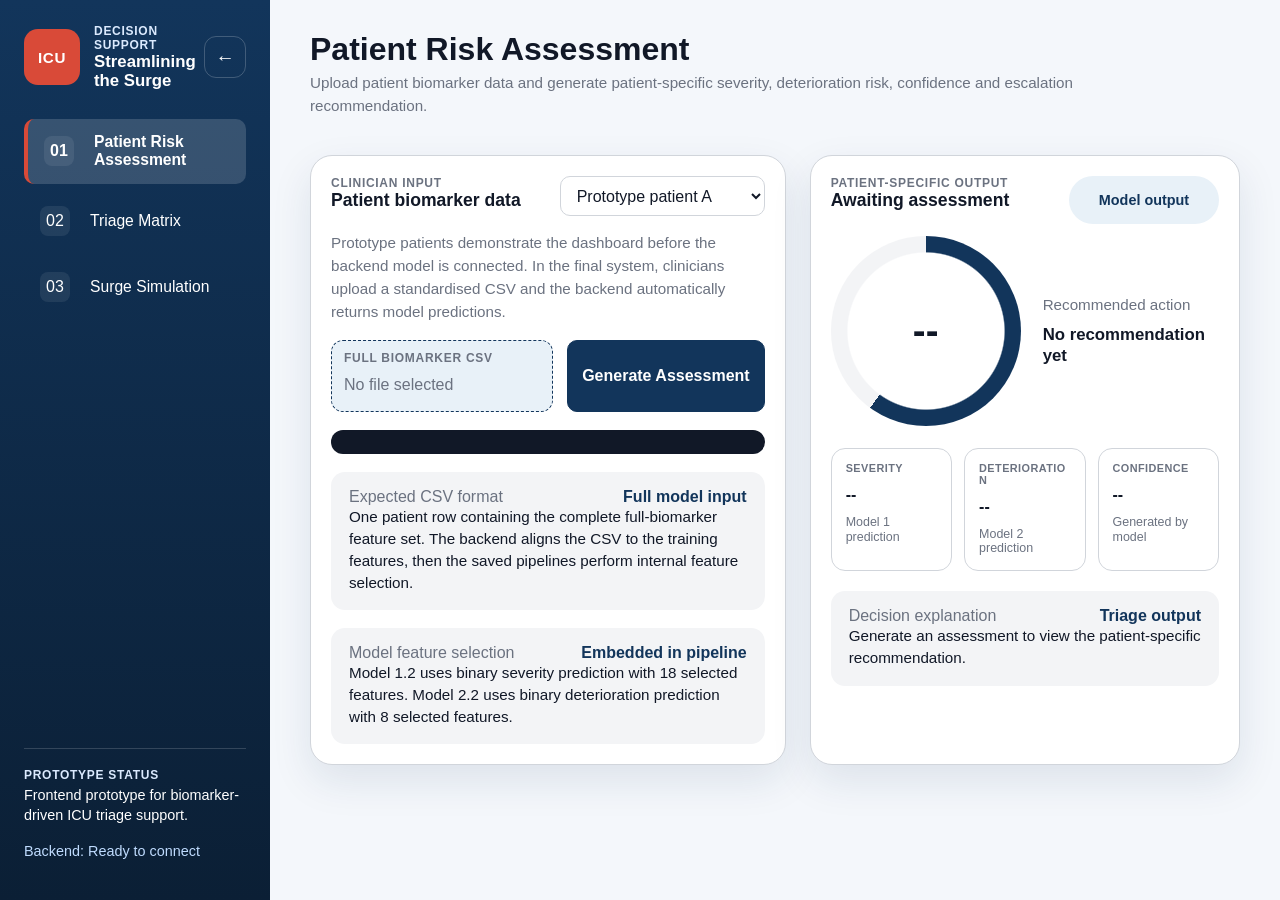
<file: ENGG2112_Triage_App/frontend/index.html>
<!doctype html>
<html lang="en">
<head>
  <meta charset="utf-8">
  <meta name="viewport" content="width=device-width, initial-scale=1">
  <title>Streamlining the Surge</title>
  <link rel="stylesheet" href="styles.css">
</head>

<body>
<div class="app-shell">

  <aside class="sidebar">
    <div class="brand-block">
      <div class="brand-mark">ICU</div>

      <div class="brand-text">
        <p class="eyebrow">Decision support</p>
        <h1>Streamlining the Surge</h1>
      </div>

      <button id="sidebar-toggle" class="sidebar-toggle" type="button">
        <span>←</span>
      </button>
    </div>

    <nav class="nav-list">
      <button class="nav-item active" data-tab="patient-risk" type="button">
        <span class="nav-icon">01</span>
        <span class="nav-label">Patient Risk Assessment</span>
      </button>

      <button class="nav-item" data-tab="triage-matrix" type="button">
        <span class="nav-icon">02</span>
        <span class="nav-label">Triage Matrix</span>
      </button>

      <button class="nav-item" data-tab="surge-simulation" type="button">
        <span class="nav-icon">03</span>
        <span class="nav-label">Surge Simulation</span>
      </button>
    </nav>

    <div class="sidebar-footer">
      <p class="micro-label">Prototype status</p>
      <p>Frontend prototype for biomarker-driven ICU triage support.</p>
      <p id="backend-status" class="backend-status">Backend: frontend prototype only</p>
    </div>
  </aside>

  <main class="workspace">

    <header class="topbar">
      <div>
        <h2 id="page-title">Patient Risk Assessment</h2>
        <p id="page-subtitle" class="page-subtitle">
          Upload patient biomarker data and generate patient-specific severity, deterioration risk, confidence and escalation recommendation.
        </p>
      </div>
    </header>

    <section class="tab-panel active" id="patient-risk">
      <div class="calculator-grid">

        <section class="panel input-panel">
          <div class="panel-heading">
            <div>
              <p class="micro-label">Clinician input</p>
              <h3>Patient biomarker data</h3>
            </div>

            <select id="demo-patient">
              <option value="demo-1">Prototype patient A</option>
              <option value="demo-2">Prototype patient B</option>
              <option value="demo-3">Prototype patient C</option>
            </select>
          </div>

          <p class="page-subtitle">
            Prototype patients demonstrate the dashboard before the backend model is connected. In the final system,
            clinicians upload a standardised CSV and the backend automatically returns model predictions.
          </p>

          <div class="upload-strip">
            <label class="file-box">
              <span id="csv-label" class="micro-label">Full biomarker CSV</span>
              <input id="biomarker-upload" type="file" accept=".csv,text/csv">
              <span id="upload-name">No file selected</span>
            </label>

            <button id="run-prediction" class="primary-button" type="button">
              Generate Assessment
            </button>
          </div>

          <pre id="prediction-output" style="
            margin-top: 18px;
            padding: 12px;
            border-radius: 12px;
            background: #111827;
            color: #f9fafb;
            font-size: 13px;
            overflow-x: auto;
          "></pre>

          <div class="sparkline-panel" style="margin-top: 18px;">
            <div class="sparkline-heading">
              <span>Expected CSV format</span>
              <strong id="csv-format-title">Full model input</strong>
            </div>
            <p id="csv-format-text">
              One patient row containing the complete full-biomarker feature set. The backend aligns the CSV to the training features, then the saved pipelines perform internal feature selection.
            </p>
          </div>

          <div class="sparkline-panel" style="margin-top: 18px;">
            <div class="sparkline-heading">
              <span>Model feature selection</span>
              <strong>Embedded in pipeline</strong>
            </div>
            <p id="feature-selection-text">
              Model 1.2 uses binary severity prediction with 18 selected features. Model 2.2 uses binary deterioration prediction with 8 selected features.
            </p>
          </div>
        </section>

        <section class="panel result-panel">
          <div class="panel-heading compact-heading">
            <div>
              <p class="micro-label">Patient-specific output</p>
              <h3 id="risk-band">Awaiting assessment</h3>
            </div>
            <span id="model-chip" class="model-chip">Model output</span>
          </div>

          <div class="risk-visual">
            <div id="patient-risk-ring" class="risk-ring">
              <span id="risk-score">--</span>
            </div>

            <div class="risk-copy">
              <div class="confidence-row">
                <span>Recommended action</span>
                <strong id="calibration-label">No recommendation yet</strong>
              </div>
            </div>
          </div>

          <div class="model-output-grid">
            <div class="output-card">
              <span>Severity</span>
              <strong id="severity-card">--</strong>
              <small>Model 1 prediction</small>
            </div>

            <div class="output-card">
              <span>Deterioration</span>
              <strong id="deterioration-card">--</strong>
              <small>Model 2 prediction</small>
            </div>

            <div class="output-card">
              <span>Confidence</span>
              <strong id="confidence-card">--</strong>
              <small>Generated by model</small>
            </div>
          </div>

          <div class="sparkline-panel">
            <div class="sparkline-heading">
              <span>Decision explanation</span>
              <strong>Triage output</strong>
            </div>
            <p id="decision-explanation">
              Generate an assessment to view the patient-specific recommendation.
            </p>
          </div>
        </section>

      </div>
    </section>

    <section class="tab-panel" id="triage-matrix">
      <section class="panel wide-panel">
        <div class="panel-heading">
          <div>
            <p class="micro-label">Decision framework</p>
            <h3>Final binary triage matrix</h3>
          </div>
        </div>

        <p class="page-subtitle">
          Model 1 predicts binary admission severity: non-severe or severe. Model 2 predicts binary deterioration risk:
          low risk or high risk. Together, they produce a priority score and recommended action.
        </p>

        <div class="table-wrap">
          <table>
            <thead>
              <tr>
                <th>Model 1 Severity</th>
                <th>Model 2 Deterioration Risk</th>
                <th>Priority Score</th>
                <th>Recommended Action</th>
              </tr>
            </thead>
            <tbody id="triage-matrix-table">
              <tr data-severity="Non-severe" data-risk="Low Risk">
                <td>Non-severe</td>
                <td>Low Risk</td>
                <td>1</td>
                <td>Routine ward monitoring</td>
              </tr>
              <tr data-severity="Non-severe" data-risk="High Risk">
                <td>Non-severe</td>
                <td>High Risk</td>
                <td>2</td>
                <td>Increased monitoring and repeat biomarker assessment</td>
              </tr>
              <tr data-severity="Severe" data-risk="Low Risk">
                <td>Severe</td>
                <td>Low Risk</td>
                <td>3</td>
                <td>HDU review and frequent reassessment</td>
              </tr>
              <tr data-severity="Severe" data-risk="High Risk">
                <td>Severe</td>
                <td>High Risk</td>
                <td>4</td>
                <td>ICU escalation candidate / urgent clinical review</td>
              </tr>
            </tbody>
          </table>
        </div>
      </section>
    </section>

    <section class="tab-panel" id="surge-simulation">
      <div class="calculator-grid">

        <section class="panel">
          <div class="panel-heading">
            <div>
              <p class="micro-label">Hospital operations input</p>
              <h3>Surge triage simulation</h3>
            </div>
          </div>

          <p class="page-subtitle">
            Enter current hospital patient counts by priority category and available ICU resources. The system compares triage strategies and recommends the lowest-risk allocation method.
          </p>

          <div class="field-grid" style="margin-top: 18px;">
            <label class="field">
              <span>Priority 4 patients</span>
              <input id="priority4" type="number" min="0" value="10">
            </label>

            <label class="field">
              <span>Priority 3 patients</span>
              <input id="priority3" type="number" min="0" value="20">
            </label>

            <label class="field">
              <span>Priority 2 patients</span>
              <input id="priority2" type="number" min="0" value="30">
            </label>

            <label class="field">
              <span>Priority 1 patients</span>
              <input id="priority1" type="number" min="0" value="40">
            </label>

            <label class="field">
              <span>Total ICU beds</span>
              <input id="totalIcuBeds" type="number" min="0" value="80">
            </label>

            <label class="field">
              <span>Occupied ICU beds</span>
              <input id="occupiedIcuBeds" type="number" min="0" value="50">
            </label>

            <label class="field select-field">
              <span>Surge condition</span>
              <select id="surgeCondition">
                <option value="Moderate Surge">Moderate Surge</option>
                <option value="Severe Surge" selected>Severe Surge</option>
                <option value="Crisis">Crisis</option>
              </select>
            </label>
          </div>

          <button id="simulate-surge" class="primary-button" type="button" style="margin-top: 18px;">
            Run Surge Simulation
          </button>
        </section>

        <section class="panel">
          <div class="panel-heading">
            <div>
              <p class="micro-label">Simulation output</p>
              <h3 id="surge-band">Awaiting simulation</h3>
            </div>
          </div>

          <div class="risk-visual">
            <div id="surge-risk-ring" class="risk-ring">
              <span id="surge-score">--</span>
            </div>

            <div class="risk-copy">
              <div class="confidence-row">
                <span>Recommended triage method</span>
                <strong id="surge-action">No simulation yet</strong>
              </div>
            </div>
          </div>

          <div class="sparkline-panel">
            <div class="sparkline-heading">
              <span>Strategy comparison</span>
              <strong id="surge-mode-label">Awaiting input</strong>
            </div>

            <p id="surge-explanation">
              Enter hospital capacity and patient priority counts, then run the simulation.
            </p>

            <div id="surge-results-table" class="table-wrap" style="margin-top: 14px;"></div>
          </div>
        </section>

      </div>
    </section>

  </main>
</div>

<script src="app.js?v=1.0.3" defer></script>
</body>
</html>
</file>
<file: ENGG2112_Triage_App/frontend/styles.css>
/* ===================================================== */
/* DESIGN TOKENS                                        */
/* ===================================================== */

:root {
  --red:          #d94a38;
  --red-dark:     #b83224;
  --orange:       #f59e0b;
  --blue:         #1a4f7a;
  --blue-dark:    #12355b;
  --teal:         #2f9e8f;
  --green:        #2f9e44;
  --grey-dark:    #374151;
  --grey:         #6b7280;
  --grey-light:   #f3f4f6;
  --white:        #ffffff;

  --ink:          #111827;
  --muted:        var(--grey);
  --line:         #d1d5db;
  --surface:      var(--white);
  --page:         #f4f7fb;

  --primary:      var(--blue-dark);
  --primary-hover:var(--blue);
  --primary-soft: #e8f1f8;

  --risk-high:    var(--red);
  --risk-moderate:var(--orange);
  --risk-low:     var(--green);

  --shadow:       0 16px 40px rgba(18, 53, 91, 0.10);
}

/* ===================================================== */
/* RESET                                                */
/* ===================================================== */

*, *::before, *::after {
  box-sizing: border-box;
}

body {
  margin: 0;
  color: var(--ink);
  background: var(--page);
  font-family: Inter, Arial, sans-serif;
}

h1, h2, h3, p {
  margin-top: 0;
}

h2 {
  margin-bottom: 4px;
  font-size: 2rem;
  line-height: 1.12;
}

h3 {
  margin-bottom: 0;
  font-size: 1.1rem;
}

button, input, select {
  font: inherit;
}

button {
  cursor: pointer;
}

/* ===================================================== */
/* APP SHELL                                            */
/* ===================================================== */

.app-shell {
  display: grid;
  grid-template-columns: 270px minmax(0, 1fr);
  min-height: 100vh;
}

.app-shell.sidebar-collapsed {
  grid-template-columns: 96px minmax(0, 1fr);
}

/* ===================================================== */
/* SIDEBAR                                              */
/* ===================================================== */

.sidebar {
  display: flex;
  flex-direction: column;
  gap: 28px;
  padding: 24px;
  color: white;
  background: linear-gradient(180deg, var(--blue-dark), #0b1f35);
  overflow: hidden;
}

/* BRAND */

.brand-block {
  display: grid;
  grid-template-columns: 56px minmax(0, 1fr) 42px;
  gap: 14px;
  align-items: center;
}

.brand-mark {
  display: grid;
  width: 56px;
  height: 56px;
  place-items: center;
  border-radius: 14px;
  background: var(--red);
  font-size: 0.95rem;
  font-weight: 900;
  letter-spacing: 0.04em;
}

.brand-text {
  min-width: 0;
}

.brand-text h1 {
  margin: 0;
  font-size: 1.05rem;
  line-height: 1.15;
}

.eyebrow,
.micro-label {
  margin: 0;
  color: var(--muted);
  font-size: 0.75rem;
  font-weight: 800;
  text-transform: uppercase;
  letter-spacing: 0.06em;
}

.sidebar .eyebrow,
.sidebar .micro-label {
  color: #dbeafe;
}

/* TOGGLE */

.sidebar-toggle {
  display: flex;
  align-items: center;
  justify-content: center;
  width: 42px;
  height: 42px;
  flex-shrink: 0;
  border: 1px solid rgba(255, 255, 255, 0.2);
  border-radius: 12px;
  background: transparent;
  color: white;
}

.sidebar-toggle span {
  font-size: 1.2rem;
  line-height: 1;
  font-weight: 700;
}

.sidebar-toggle:hover {
  background: rgba(255, 255, 255, 0.12);
}

/* NAV */

.nav-list {
  display: grid;
  gap: 8px;
}

.nav-item {
  display: grid;
  grid-template-columns: 34px 1fr;
  align-items: center;
  gap: 16px;
  width: 100%;
  min-height: 52px;
  padding: 14px 16px;
  border: 0;
  border-radius: 10px;
  color: white;
  background: transparent;
  text-align: left;
}

.nav-item:hover,
.nav-item.active {
  background: rgba(255, 255, 255, 0.16);
}

.nav-item.active {
  border-left: 4px solid var(--red);
  font-weight: 800;
}

.nav-icon {
  display: grid;
  width: 30px;
  height: 30px;
  place-items: center;
  border-radius: 8px;
  background: rgba(255, 255, 255, 0.08);
}

.nav-label {
  font-size: 0.98rem;
  line-height: 1.2;
}

.nav-item-research {
  margin-top: 8px;
  padding-top: 14px;
  border-top: 1px solid rgba(255, 255, 255, 0.16);
}

/* FOOTER */

.sidebar-footer {
  margin-top: auto;
  padding-top: 18px;
  border-top: 1px solid rgba(255, 255, 255, 0.16);
  font-size: 0.9rem;
  line-height: 1.45;
}

.backend-status {
  margin-top: 10px;
  color: #bfdbfe;
}

/* COLLAPSED STATE */

.sidebar-collapsed .sidebar {
  padding: 18px 12px;
  align-items: center;
}

.sidebar-collapsed .brand-block {
  display: flex;
  flex-direction: column;
  align-items: center;
  gap: 14px;
  grid-template-columns: unset;
}

.sidebar-collapsed .brand-mark {
  width: 58px;
  height: 58px;
}

.sidebar-collapsed .brand-text,
.sidebar-collapsed .nav-label,
.sidebar-collapsed .sidebar-footer {
  display: none;
}

.sidebar-collapsed .sidebar-toggle {
  width: 48px;
  height: 48px;
  margin: 0;
  border-radius: 14px;
}

.sidebar-collapsed .nav-list {
  width: 100%;
  display: grid;
  gap: 16px;
  justify-items: center;
}

.sidebar-collapsed .nav-item {
  width: 66px;
  min-height: 66px;
  padding: 0;
  border-radius: 16px;
  display: grid;
  grid-template-columns: 1fr;
  place-items: center;
}

.sidebar-collapsed .nav-item.active {
  border-left: none;
  outline: 3px solid var(--red);
  outline-offset: 0;
}

.sidebar-collapsed .nav-icon {
  width: 46px;
  height: 46px;
  font-size: 1rem;
  margin: 0;
}

/* ===================================================== */
/* WORKSPACE                                            */
/* ===================================================== */

.workspace {
  display: flex;
  flex-direction: column;
  gap: 20px;
  width: 100%;
  padding: 32px 40px;
  min-width: 0;
  box-sizing: border-box;
}

.sidebar-collapsed + .workspace,
.app-shell.sidebar-collapsed .workspace {
  padding-left: 40px;
}

/* TOPBAR */

.topbar {
  display: flex;
  align-items: center;
  justify-content: space-between;
  margin-bottom: 18px;
}

.page-subtitle {
  margin: 4px 0 0;
  max-width: 820px;
  color: var(--muted);
  font-size: 0.95rem;
  line-height: 1.5;
}

/* ===================================================== */
/* PANELS                                               */
/* ===================================================== */

.panel {
  min-width: 0;
  width: 100%;
  padding: 20px;
  border: 1px solid var(--line);
  border-radius: 22px;
  background: var(--surface);
  box-shadow: var(--shadow);
}

.panel-heading {
  display: grid;
  grid-template-columns: 1fr auto;
  align-items: start;
  gap: 16px;
  margin-bottom: 16px;
}

.compact-heading {
  margin-bottom: 12px;
}

/* TABS */

.tab-panel {
  display: none;
}

.tab-panel.active {
  display: block;
}

/* ===================================================== */
/* GRIDS                                                */
/* ===================================================== */

.calculator-grid {
  display: grid;
  grid-template-columns: minmax(400px, 1.05fr) minmax(360px, 0.95fr);
  gap: 24px;
  align-items: stretch;   /* panels grow to equal height */
}

.lower-grid,
.summary-grid,
.biomarker-grid {
  display: grid;
  gap: 20px;
  margin-top: 20px;
}

.lower-grid.lower-grid-two,
.summary-grid,
.biomarker-grid {
  grid-template-columns: repeat(2, minmax(0, 1fr));
}

/* ===================================================== */
/* FORM CONTROLS                                        */
/* ===================================================== */

select,
.primary-button,
.secondary-button,
.segment {
  min-height: 40px;
  border: 1px solid var(--line);
  border-radius: 10px;
  background: white;
  color: var(--ink);
}

select {
  max-width: 240px;
  padding: 0 34px 0 12px;
}

.primary-button,
.secondary-button {
  padding: 0 14px;
  font-weight: 800;
}

.primary-button {
  border-color: var(--primary);
  background: var(--primary);
  color: white;
}

.primary-button:hover {
  background: var(--primary-hover);
}

.secondary-button:hover {
  border-color: var(--primary);
  background: var(--primary-soft);
}

/* SEGMENTED CONTROL */

.segmented {
  display: grid;
  grid-template-columns: repeat(2, minmax(0, 1fr));
  gap: 8px;
  margin-top: 10px;
  margin-bottom: 18px;
  padding: 6px;
  border: 1px solid var(--line);
  border-radius: 12px;
  background: var(--grey-light);
}

.segment {
  min-height: 48px;
  padding: 8px 12px;
  border: 0;
  border-radius: 12px;
  background: transparent;
  font-size: 0.95rem;
  line-height: 1.15;
  white-space: normal;
  text-align: center;
  display: flex;
  align-items: center;
  justify-content: center;
}

.segment.active {
  background: var(--primary);
  color: white;
  border-radius: 12px;
}

/* FIELD GRID */

.field-grid {
  display: grid;
  grid-template-columns: repeat(2, minmax(0, 1fr));
  gap: 14px;
}

.field {
  display: grid;
  grid-template-columns: 1fr auto;
  gap: 8px 12px;
  align-items: center;
  min-height: 76px;
  padding: 12px;
  border: 1px solid var(--line);
  border-radius: 14px;
  background: white;
}

.field span {
  color: var(--grey-dark);
  font-weight: 800;
}

.field output {
  min-width: 44px;
  padding: 3px 8px;
  border-radius: 999px;
  background: var(--primary-soft);
  color: var(--primary);
  text-align: center;
  font-weight: 900;
}

.field input {
  grid-column: 1 / -1;
  width: 100%;
  accent-color: var(--primary);
}

.select-field {
  grid-column: 1 / -1;
}

.select-field select {
  width: 100%;
  max-width: none;
}

/* FILE UPLOAD */

.upload-strip {
  display: grid;
  grid-template-columns: 1fr auto;
  gap: 14px;
  align-items: stretch;
  margin-top: 16px;
}

.file-box {
  display: grid;
  gap: 4px;
  padding: 10px 12px;
  border: 1px dashed var(--primary);
  border-radius: 12px;
  background: var(--primary-soft);
}

.file-box input {
  display: none;
}

#upload-name {
  color: var(--muted);
}

.file-box,
.primary-button {
  min-height: 72px;
}

/* ===================================================== */
/* RESULT PANEL                                         */
/* ===================================================== */

.model-chip {
  display: inline-flex;
  align-items: center;
  justify-content: center;
  text-align: center;
  min-width: 150px;
  min-height: 48px;
  padding: 8px 18px;
  border-radius: 999px;
  background: var(--primary-soft);
  color: var(--primary);
  font-size: 0.9rem;
  font-weight: 900;
  line-height: 1.1;
  align-self: start;
}

/* RISK RING */

.risk-visual {
  display: grid;
  grid-template-columns: minmax(170px, 190px) minmax(0, 1fr);
  gap: 22px;
  align-items: center;
  margin-top: 10px;
}

.risk-ring {
  --risk: 60%;
  --ring-colour: var(--primary);
  display: grid;
  width: 190px;
  height: 190px;
  place-items: center;
  border-radius: 50%;
  background:
    radial-gradient(circle at center, white 0 58%, transparent 59%),
    conic-gradient(var(--ring-colour) var(--risk), var(--grey-light) 0);
}

.risk-ring span {
  font-size: 2.4rem;
  font-weight: 900;
}

/* RECOMMENDATION COPY */

.risk-copy {
  padding-right: 8px;
}

.confidence-row {
  display: flex;
  flex-direction: column;
  gap: 10px;
  color: var(--muted);
}

.confidence-row span {
  font-size: 0.95rem;
  line-height: 1.2;
}

.confidence-row strong {
  display: block;
  color: var(--ink);
  font-size: 1.05rem;
  font-weight: 800;
  line-height: 1.25;
  max-width: 220px;
  overflow-wrap: anywhere;
}

/* OUTPUT CARDS */

.model-output-grid {
  display: grid;
  grid-template-columns: repeat(3, minmax(0, 1fr));
  gap: 12px;
  margin-top: 22px;
}

.output-card,
.model-output-tile {
  display: flex;
  flex-direction: column;
  justify-content: flex-start;
  min-height: 120px;
  min-width: 0;
  padding: 14px;
  border: 1px solid var(--line);
  border-radius: 14px;
  background: white;
  overflow: hidden;
}

.output-card span,
.model-output-tile span {
  font-size: 0.68rem;
  font-weight: 800;
  text-transform: uppercase;
  letter-spacing: 0.04em;
  line-height: 1.1;
  color: var(--muted);
  max-width: 100%;
  overflow-wrap: anywhere;
  word-break: normal;
}

.output-card strong,
.model-output-tile strong {
  margin-top: 10px;
  margin-bottom: 10px;
  font-size: 1rem;
  line-height: 1.2;
  max-width: 100%;
  overflow-wrap: anywhere;
  word-break: normal;
}

.output-card small,
.model-output-tile small {
  font-size: 0.78rem;
  line-height: 1.2;
  color: var(--muted);
  max-width: 100%;
  overflow-wrap: anywhere;
}

/* DECISION EXPLANATION */

.sparkline-panel {
  margin-top: 20px;
  padding: 16px 18px;
  border-radius: 14px;
  background: var(--grey-light);
}

.sparkline-heading {
  display: flex;
  justify-content: space-between;
  gap: 12px;
  color: var(--muted);
}

.sparkline-heading strong {
  color: var(--primary);
}

.sparkline-panel p {
  margin: 0;
  font-size: 0.95rem;
  line-height: 1.45;
}

/* JSON OUTPUT BOX */

#prediction-output {
  display: block;
  max-height: 180px;
  overflow: auto;
  padding: 14px;
  border-radius: 12px;
  background: #0f172a;
  color: #f8fafc;
  font-size: 0.82rem;
  line-height: 1.35;
  white-space: pre-wrap;
}

/* ===================================================== */
/* DRIVER / EXPLANATION                                 */
/* ===================================================== */

.driver-list {
  display: grid;
  gap: 12px;
}

.driver-item {
  padding: 14px;
  border-left: 4px solid var(--primary);
  border-radius: 12px;
  background: var(--primary-soft);
}

.driver-item strong {
  display: block;
  margin-bottom: 6px;
}

.whatif-result {
  display: grid;
  gap: 10px;
  color: var(--grey-dark);
  line-height: 1.5;
}

/* ===================================================== */
/* TABLES                                               */
/* ===================================================== */

.table-wrap {
  overflow-x: auto;
  margin-top: 20px;
}

table {
  width: 100%;
  min-width: 600px;
  border-collapse: collapse;
}

th, td {
  padding: 14px;
  border-bottom: 1px solid var(--line);
  text-align: left;
}

th {
  color: var(--grey-dark);
  background: var(--grey-light);
  font-size: 0.82rem;
  text-transform: uppercase;
}

tbody tr:hover {
  background: var(--primary-soft);
}

.selected-row {
  background: #e8f1f8 !important;
  outline: 3px solid var(--primary);
  outline-offset: -3px;
  font-weight: 900;
}

/* ===================================================== */
/* METHODS                                              */
/* ===================================================== */

.methods-overview .methods-intro {
  margin: 0;
  max-width: 880px;
  color: var(--grey-dark);
  line-height: 1.6;
}

.methods-bullets {
  display: grid;
  grid-template-columns: repeat(3, minmax(0, 1fr));
  gap: 14px;
  margin-top: 18px;
}

.methods-bullets > div {
  padding: 14px;
  border: 1px solid var(--line);
  border-left: 4px solid var(--primary);
  border-radius: 12px;
  background: var(--primary-soft);
}

.methods-bullets p {
  margin: 0;
  color: var(--grey-dark);
  line-height: 1.45;
}

/* ===================================================== */
/* SURGE SIMULATION                                     */
/* ===================================================== */

#surge-simulation .field-grid {
  grid-template-columns: repeat(2, minmax(0, 1fr));
  gap: 14px;
}

#surge-simulation .primary-button {
  min-height: 58px;
  margin-top: 14px;
}

.surge-results-grid {
  display: grid;
  gap: 14px;
  margin-top: 14px;
}

.surge-result-card {
  border: 1px solid #dbe2ea;
  border-radius: 18px;
  padding: 18px;
  background: #ffffff;
}

.surge-result-card h4 {
  margin-bottom: 14px;
  font-size: 1.1rem;
  color: #102047;
}

.surge-metric {
  display: flex;
  justify-content: space-between;
  gap: 12px;
  margin-bottom: 10px;
  font-size: 0.95rem;
}

.surge-metric strong {
  color: #102047;
}

.recommended-card {
  border: 2px solid #1e8e5a;
  background: #f4fbf7;
}

/* ===================================================== */
/* TOAST                                                */
/* ===================================================== */

.toast {
  position: fixed;
  right: 20px;
  bottom: 20px;
  transform: translateY(18px);
  max-width: 340px;
  padding: 12px 14px;
  border-radius: 12px;
  background: var(--blue-dark);
  color: white;
  opacity: 0;
  pointer-events: none;
  transition: opacity 160ms ease, transform 160ms ease;
}

.toast.visible {
  transform: translateY(0);
  opacity: 1;
}

/* ===================================================== */
/* UTILITIES                                            */
/* ===================================================== */

.hidden {
  display: none !important;
}

/* ===================================================== */
/* RESPONSIVE                                           */
/* ===================================================== */

/* Very wide screens (>1800px): use full width, just add a little extra padding */
@media (min-width: 1800px) {
  .workspace {
    padding: 40px 60px;
  }

  .calculator-grid {
    grid-template-columns: minmax(480px, 1.1fr) minmax(440px, 0.9fr);
    gap: 32px;
  }

  .risk-ring {
    width: 210px;
    height: 210px;
  }

  .risk-ring span {
    font-size: 2.6rem;
  }

  .surge-results-grid {
    grid-template-columns: repeat(3, minmax(0, 1fr));
  }
}

/* Large screens (1400–1800px): wider columns, bigger ring */
@media (min-width: 1400px) and (max-width: 1799px) {
  .workspace {
    padding: 32px 44px;
  }

  .calculator-grid {
    grid-template-columns: minmax(440px, 1.1fr) minmax(400px, 0.9fr);
    gap: 28px;
  }

  .risk-ring {
    width: 200px;
    height: 200px;
  }

  .risk-ring span {
    font-size: 2.5rem;
  }

  .surge-results-grid {
    grid-template-columns: repeat(3, minmax(0, 1fr));
  }
}

/* Medium-large (900–1399px): surge results 2 columns */
@media (min-width: 900px) and (max-width: 1399px) {
  .surge-results-grid {
    grid-template-columns: repeat(2, minmax(0, 1fr));
  }
}

/* Tablet / narrow desktop (≤1250px): stack main grid */
@media (max-width: 1250px) {
  .calculator-grid,
  .methods-bullets {
    grid-template-columns: 1fr;
  }

  #patient-risk .calculator-grid,
  #surge-simulation .calculator-grid {
    max-width: 760px;
    margin: 0 auto;
  }

  .risk-visual {
    grid-template-columns: 180px minmax(0, 1fr);
  }
}

/* Narrow tablet / large phone (≤1100px): sidebar becomes top nav */
@media (max-width: 1100px) {
  .app-shell,
  .app-shell.sidebar-collapsed {
    grid-template-columns: 1fr;
  }

  .sidebar {
    position: sticky;
    top: 0;
    z-index: 5;
    display: block;
    padding: 16px;
  }

  .brand-block,
  .sidebar-footer {
    display: none;
  }

  .nav-list {
    display: flex;
    overflow-x: auto;
  }

  .nav-item {
    min-width: 190px;
  }
}

/* Mobile (≤760px) */
@media (max-width: 760px) {
  .workspace {
    padding: 18px;
  }

  #patient-risk .calculator-grid,
  #surge-simulation .calculator-grid {
    grid-template-columns: 1fr;
    max-width: none;
  }

  .risk-visual {
    grid-template-columns: 1fr;
    text-align: center;
  }

  .risk-ring {
    width: 160px;
    height: 160px;
    margin: 0 auto;
  }

  .risk-ring span {
    font-size: 2rem;
  }

  .model-output-grid,
  #surge-simulation .field-grid,
  .lower-grid.lower-grid-two,
  .summary-grid,
  .biomarker-grid {
    grid-template-columns: 1fr;
  }

  .upload-strip,
  .panel-heading {
    grid-template-columns: 1fr;
    align-items: stretch;
  }
}
</file>
